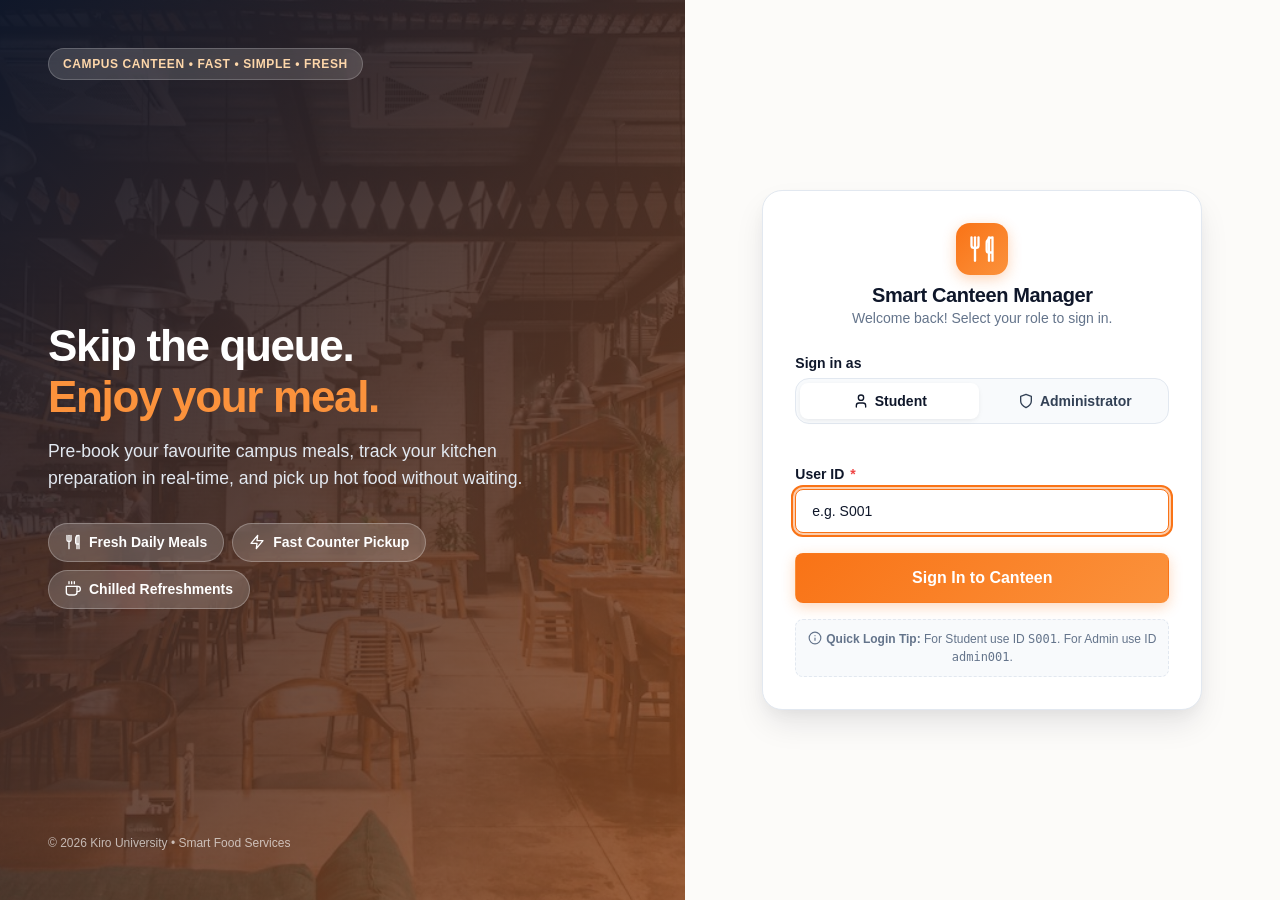
<file: frontend/index.html>
<!DOCTYPE html>
<html lang="en">
<head>
  <meta charset="UTF-8">
  <meta name="viewport" content="width=device-width, initial-scale=1.0">
  <title>Smart Canteen Manager - Login</title>
  <link rel="stylesheet" href="css/main.css">
  <link rel="stylesheet" href="css/components.css">
  <link rel="stylesheet" href="css/responsive.css">
</head>
<body>
  <div class="login-split-container">
    <!-- Left Hero Panel (Visual & Brand) -->
    <div class="login-hero-panel">
      <img src="assets/food/login-hero.jpg" alt="Campus Canteen Food Spread" class="login-hero-bg">
      <div class="login-hero-overlay"></div>

      <div style="position: relative; z-index: 2;">
        <span class="login-hero-badge">Campus Canteen • Fast • Simple • Fresh</span>
      </div>

      <div class="login-hero-content">
        <h1 class="login-hero-title">Skip the queue.<br><span>Enjoy your meal.</span></h1>
        <p class="login-hero-desc">
          Pre-book your favourite campus meals, track your kitchen preparation in real-time, and pick up hot food without waiting.
        </p>

        <div class="floating-badges">
          <div class="floating-pill">
            <svg viewBox="0 0 24 24" width="16" height="16" fill="none" stroke="currentColor" stroke-width="2" stroke-linecap="round" stroke-linejoin="round" aria-hidden="true"><path d="M18 2v20"></path><path d="M21 15V2a5 5 0 0 0-5 5v6c0 1.1.9 2 2 2h3Zm0 0v7"></path><path d="M6 2v20"></path><path d="M3 2v7c0 1.1.9 2 2 2h2a2 2 0 0 0 2-2V2"></path></svg> <span>Fresh Daily Meals</span>
          </div>
          <div class="floating-pill">
            <svg viewBox="0 0 24 24" width="16" height="16" fill="none" stroke="currentColor" stroke-width="2" stroke-linecap="round" stroke-linejoin="round" aria-hidden="true"><polygon points="13 2 3 14 12 14 11 22 21 10 12 10 13 2"></polygon></svg> <span>Fast Counter Pickup</span>
          </div>
          <div class="floating-pill">
            <svg viewBox="0 0 24 24" width="16" height="16" fill="none" stroke="currentColor" stroke-width="2" stroke-linecap="round" stroke-linejoin="round" aria-hidden="true"><path d="M18 8h1a4 4 0 0 1 0 8h-1"></path><path d="M2 8h16v9a4 4 0 0 1-4 4H6a4 4 0 0 1-4-4V8z"></path><line x1="6" y1="1" x2="6" y2="4"></line><line x1="10" y1="1" x2="10" y2="4"></line><line x1="14" y1="1" x2="14" y2="4"></line></svg> <span>Chilled Refreshments</span>
          </div>
        </div>
      </div>

      <div style="position: relative; z-index: 2; font-size: var(--font-size-xs); color: rgba(255, 255, 255, 0.65);">
        &copy; 2026 Kiro University • Smart Food Services
      </div>
    </div>

    <!-- Right Form Panel (Interactive Login) -->
    <div class="login-form-panel">
      <div class="login-card">
        <div class="login-brand-header">
          <div class="login-brand-logo">
            <svg viewBox="0 0 24 24" width="28" height="28" fill="none" stroke="currentColor" stroke-width="2" stroke-linecap="round" stroke-linejoin="round" aria-hidden="true"><path d="M18 2v20"></path><path d="M21 15V2a5 5 0 0 0-5 5v6c0 1.1.9 2 2 2h3Zm0 0v7"></path><path d="M6 2v20"></path><path d="M3 2v7c0 1.1.9 2 2 2h2a2 2 0 0 0 2-2V2"></path></svg>
          </div>
          <h2>Smart Canteen Manager</h2>
          <p>Welcome back! Select your role to sign in.</p>
        </div>

        <form id="loginForm" autocomplete="off">
          <!-- Role Selector -->
          <div class="form-group">
            <label class="form-label">Sign in as</label>
            <div class="role-tabs" id="roleSelector">
              <button type="button" class="role-tab-btn active" data-role="student">
                <svg viewBox="0 0 24 24" width="16" height="16" fill="none" stroke="currentColor" stroke-width="2" stroke-linecap="round" stroke-linejoin="round" aria-hidden="true"><path d="M19 21v-2a4 4 0 0 0-4-4H9a4 4 0 0 0-4 4v2"></path><circle cx="12" cy="7" r="4"></circle></svg>
                <span>Student</span>
              </button>
              <button type="button" class="role-tab-btn" data-role="admin">
                <svg viewBox="0 0 24 24" width="16" height="16" fill="none" stroke="currentColor" stroke-width="2" stroke-linecap="round" stroke-linejoin="round" aria-hidden="true"><path d="M12 22s8-4 8-10V5l-8-3-8 3v7c0 6 8 10 8 10z"></path></svg>
                <span>Administrator</span>
              </button>
            </div>
            <input type="hidden" id="roleInput" value="student">
          </div>

          <!-- User ID Input -->
          <div class="form-group">
            <label for="userIdInput" class="form-label">User ID <span class="required">*</span></label>
            <input 
              type="text" 
              id="userIdInput" 
              class="form-input" 
              placeholder="e.g. S001" 
              required 
              autofocus
            >
            <div class="form-error" id="userIdError"></div>
          </div>

          <!-- Submit Button -->
          <button type="submit" class="btn btn-accent btn-block btn-lg" id="btnLogin">
            <span>Sign In to Canteen</span>
          </button>

          <!-- Quick Tip -->
          <div style="margin-top: var(--spacing-md); padding: 10px; background: var(--surface-alt); border-radius: var(--radius-sm); border: 1px dashed var(--border); font-size: var(--font-size-xs); text-align: center; color: var(--text-muted);" id="demoHint">
            <svg viewBox="0 0 24 24" width="14" height="14" fill="none" stroke="currentColor" stroke-width="2" stroke-linecap="round" stroke-linejoin="round" aria-hidden="true" style="vertical-align: -2px; margin-right: 4px;"><circle cx="12" cy="12" r="10"></circle><line x1="12" y1="16" x2="12" y2="12"></line><line x1="12" y1="8" x2="12.01" y2="8"></line></svg><strong>Quick Login Tip:</strong> For Student use ID <code>S001</code>. For Admin use ID <code>admin001</code>.
          </div>
        </form>
      </div>
    </div>
  </div>

  <div id="toastContainer" class="toast-container"></div>

  <script type="module">
    import AuthService from './js/auth.js';
    import { showToast } from './js/utils.js';

    document.addEventListener('DOMContentLoaded', () => {
      // Check if already authenticated
      AuthService.checkGuest();

      const roleButtons = document.querySelectorAll('.role-tab-btn');
      const roleInput = document.getElementById('roleInput');
      const userIdInput = document.getElementById('userIdInput');
      const userIdError = document.getElementById('userIdError');
      const demoHint = document.getElementById('demoHint');
      const form = document.getElementById('loginForm');
      const btnLogin = document.getElementById('btnLogin');

      const infoIcon = `<svg viewBox="0 0 24 24" width="14" height="14" fill="none" stroke="currentColor" stroke-width="2" stroke-linecap="round" stroke-linejoin="round" aria-hidden="true" style="vertical-align: -2px; margin-right: 4px;"><circle cx="12" cy="12" r="10"></circle><line x1="12" y1="16" x2="12" y2="12"></line><line x1="12" y1="8" x2="12.01" y2="8"></line></svg>`;

      function clearFieldError() {
        userIdError.textContent = '';
        userIdInput.style.borderColor = '';
        userIdInput.removeAttribute('aria-invalid');
      }

      function showFieldError(msg) {
        userIdError.textContent = msg;
        userIdInput.style.borderColor = 'var(--error)';
        userIdInput.setAttribute('aria-invalid', 'true');
        userIdInput.focus();
      }

      // Clear validation error as user types
      userIdInput.addEventListener('input', clearFieldError);

      // Role button toggles
      roleButtons.forEach(btn => {
        btn.addEventListener('click', () => {
          roleButtons.forEach(b => b.classList.remove('active'));
          btn.classList.add('active');
          const selectedRole = btn.dataset.role;
          roleInput.value = selectedRole;
          clearFieldError();

          if (selectedRole === 'admin') {
            userIdInput.placeholder = 'e.g. admin001';
            demoHint.innerHTML = `${infoIcon}<strong>Admin Sign In:</strong> Use Administrator ID <code>admin001</code>`;
          } else {
            userIdInput.placeholder = 'e.g. S001';
            demoHint.innerHTML = `${infoIcon}<strong>Student Sign In:</strong> Use Student ID <code>S001</code>`;
          }
        });
      });

      // Submit form
      form.addEventListener('submit', async (e) => {
        e.preventDefault();
        clearFieldError();

        const userId = userIdInput.value.trim();
        const role = roleInput.value;

        if (!userId) {
          showFieldError('Please enter your User ID');
          showToast('Please enter your User ID', 'warning');
          return;
        }

        if (userId.length < 3) {
          showFieldError('User ID must be at least 3 characters');
          showToast('User ID must be at least 3 characters', 'warning');
          return;
        }

        if (!/^[a-zA-Z0-9_-]+$/.test(userId)) {
          showFieldError('User ID can only contain letters, numbers, hyphens, and underscores');
          showToast('Invalid User ID format', 'warning');
          return;
        }

        btnLogin.disabled = true;
        btnLogin.innerHTML = '<span class="spinner"></span> Signing In...';

        try {
          const success = await AuthService.login(userId, role);
          if (success) {
            showToast('Login successful! Redirecting...', 'success');
            setTimeout(() => {
              if (role === 'admin') {
                window.location.href = 'admin.html';
              } else {
                window.location.href = 'student.html';
              }
            }, 500);
          } else {
            btnLogin.disabled = false;
            btnLogin.innerHTML = 'Sign In to Canteen';
            showFieldError('Unable to sign in. Please verify your ID and role.');
          }
        } catch (err) {
          btnLogin.disabled = false;
          btnLogin.innerHTML = 'Sign In to Canteen';
          const errMsg = err?.message || 'Failed to sign in. Please verify your ID.';
          showFieldError(errMsg);
          showToast(errMsg, 'error');
        }
      });
    });
  </script>
</body>
</html>
</file>
<file: frontend/css/main.css>
/* ==========================================================================
   Smart Canteen Manager - Modern Campus Food Theme
   ========================================================================== */

:root {
  /* Brand & Appetizing Palette */
  --primary: #2563eb;
  --primary-hover: #1d4ed8;
  --primary-light: #eff6ff;
  --primary-border: #bfdbfe;

  --accent: #f97316;          /* Warm food orange */
  --accent-hover: #ea580c;
  --accent-light: #fff7ed;
  --accent-border: #ffedd5;
  --accent-gradient: linear-gradient(135deg, #f97316 0%, #fb923c 100%);
  --brand-gradient: linear-gradient(135deg, #2563eb 0%, #f97316 100%);

  /* Status Colors */
  --success: #10b981;
  --success-light: #ecfdf5;
  --success-border: #a7f3d0;
  --warning: #f59e0b;
  --warning-light: #fffbeb;
  --warning-border: #fde68a;
  --error: #ef4444;
  --error-light: #fef2f2;
  --error-border: #fecaca;
  --info: #0284c7;
  --info-light: #f0f9ff;
  --info-border: #bae6fd;

  /* Surfaces & Canvas */
  --bg-canvas: #fcfbf9;       /* Creamy off-white food background */
  --surface: #ffffff;
  --surface-alt: #f8fafc;
  --surface-hover: #f1f5f9;

  /* Typography Colors */
  --text-primary: #0f172a;    /* Deep navy */
  --text-secondary: #334155;
  --text-muted: #64748b;
  --border: #e2e8f0;
  --border-focus: #f97316;

  /* Spacing */
  --spacing-2xs: 2px;
  --spacing-xs: 4px;
  --spacing-sm: 8px;
  --spacing-md: 16px;
  --spacing-lg: 24px;
  --spacing-xl: 32px;
  --spacing-2xl: 48px;

  /* Typography */
  --font-sans: -apple-system, BlinkMacSystemFont, "Segoe UI", Roboto, "Helvetica Neue", Arial, sans-serif;
  --font-size-xs: 0.75rem;    /* 12px */
  --font-size-sm: 0.875rem;   /* 14px */
  --font-size-base: 1rem;     /* 16px */
  --font-size-lg: 1.125rem;   /* 18px */
  --font-size-xl: 1.25rem;    /* 20px */
  --font-size-2xl: 1.5rem;    /* 24px */
  --font-size-3xl: 2rem;      /* 32px */

  /* Radii */
  --radius-xs: 4px;
  --radius-sm: 8px;
  --radius-md: 14px;
  --radius-lg: 20px;
  --radius-full: 9999px;

  /* Shadows */
  --shadow-xs: 0 1px 2px rgba(15, 23, 42, 0.05);
  --shadow-sm: 0 2px 6px -1px rgba(15, 23, 42, 0.06), 0 1px 4px -1px rgba(15, 23, 42, 0.04);
  --shadow-md: 0 8px 20px -3px rgba(15, 23, 42, 0.08), 0 4px 8px -2px rgba(15, 23, 42, 0.03);
  --shadow-lg: 0 16px 32px -4px rgba(15, 23, 42, 0.1), 0 6px 16px -4px rgba(15, 23, 42, 0.05);

  --transition-fast: 0.15s cubic-bezier(0.4, 0, 0.2, 1);
  --transition: 0.25s cubic-bezier(0.4, 0, 0.2, 1);
}

/* Global Reset */
*, *::before, *::after {
  box-sizing: border-box;
  margin: 0;
  padding: 0;
}

body {
  font-family: var(--font-sans);
  font-size: var(--font-size-base);
  line-height: 1.5;
  color: var(--text-primary);
  background-color: var(--bg-canvas);
  min-height: 100vh;
  display: flex;
  flex-direction: column;
  -webkit-font-smoothing: antialiased;
}

/* Focus styles */
:focus-visible {
  outline: 2px solid var(--accent);
  outline-offset: 2px;
}

button:focus-visible,
a:focus-visible,
input:focus-visible,
select:focus-visible,
textarea:focus-visible,
.btn:focus-visible,
.tab-btn:focus-visible,
.filter-chip:focus-visible,
.role-tab-btn:focus-visible,
.modal-close-btn:focus-visible {
  outline: 2px solid var(--accent) !important;
  outline-offset: 2px !important;
  box-shadow: 0 0 0 3px rgba(249, 115, 22, 0.35) !important;
}

/* Typography */
h1, h2, h3, h4, h5, h6 {
  color: var(--text-primary);
  font-weight: 700;
  line-height: 1.25;
  letter-spacing: -0.02em;
}

h1 { font-size: var(--font-size-3xl); }
h2 { font-size: var(--font-size-2xl); }
h3 { font-size: var(--font-size-xl); }
h4 { font-size: var(--font-size-lg); }

p {
  color: var(--text-secondary);
}

/* Layout Container */
.container {
  width: 100%;
  max-width: 1240px;
  margin: 0 auto;
  padding: 0 var(--spacing-md);
}

/* Application Header */
.app-header {
  background: rgba(255, 255, 255, 0.92);
  backdrop-filter: blur(12px);
  -webkit-backdrop-filter: blur(12px);
  border-bottom: 1px solid var(--border);
  position: sticky;
  top: 0;
  z-index: 50;
  box-shadow: var(--shadow-xs);
  transition: var(--transition);
}

.header-content {
  display: flex;
  align-items: center;
  justify-content: space-between;
  height: 72px;
  gap: var(--spacing-md);
}

.header-brand {
  display: flex;
  align-items: center;
  gap: var(--spacing-sm);
  text-decoration: none;
}

.brand-icon {
  width: 44px;
  height: 44px;
  background: var(--accent-gradient);
  color: white;
  border-radius: var(--radius-md);
  display: flex;
  align-items: center;
  justify-content: center;
  font-size: 1.4rem;
  box-shadow: 0 4px 12px rgba(249, 115, 22, 0.25);
  transition: var(--transition);
}

.brand-icon:hover {
  transform: rotate(5deg) scale(1.05);
}

.brand-info h1 {
  font-size: 1.2rem;
  font-weight: 800;
  color: var(--text-primary);
  line-height: 1.1;
  display: flex;
  align-items: center;
  gap: 6px;
}

.brand-info .campus-tag {
  font-size: var(--font-size-xs);
  color: var(--accent);
  font-weight: 700;
  text-transform: uppercase;
  letter-spacing: 0.05em;
  display: block;
}

.header-actions {
  display: flex;
  align-items: center;
  gap: var(--spacing-md);
}

.user-profile {
  display: flex;
  align-items: center;
  gap: var(--spacing-sm);
  padding: 4px 12px 4px 6px;
  background: var(--surface);
  border: 1px solid var(--border);
  border-radius: var(--radius-full);
  box-shadow: var(--shadow-xs);
}

.user-avatar {
  width: 32px;
  height: 32px;
  border-radius: var(--radius-full);
  background: var(--accent-gradient);
  color: white;
  display: flex;
  align-items: center;
  justify-content: center;
  font-weight: 700;
  font-size: var(--font-size-sm);
}

.user-details {
  display: flex;
  flex-direction: column;
}

.user-name {
  font-size: var(--font-size-sm);
  font-weight: 700;
  color: var(--text-primary);
  line-height: 1.2;
}

.user-role-tag {
  font-size: 0.7rem;
  color: var(--text-muted);
  text-transform: capitalize;
}

/* Tab Navigation */
.tab-nav {
  display: flex;
  gap: var(--spacing-xs);
  margin: var(--spacing-lg) 0 var(--spacing-md);
  padding: 6px;
  background: var(--surface);
  border: 1px solid var(--border);
  border-radius: var(--radius-lg);
  box-shadow: var(--shadow-xs);
  overflow-x: auto;
  white-space: nowrap;
}

.tab-btn {
  background: transparent;
  border: none;
  padding: 10px 20px;
  font-size: var(--font-size-sm);
  font-weight: 600;
  color: var(--text-secondary);
  cursor: pointer;
  border-radius: var(--radius-md);
  display: inline-flex;
  align-items: center;
  gap: var(--spacing-xs);
  transition: var(--transition);
}

.tab-btn:hover {
  color: var(--primary);
  background: var(--primary-light);
}

.tab-btn.active {
  color: #ffffff;
  background: var(--primary);
  box-shadow: 0 4px 10px rgba(37, 99, 235, 0.25);
}

.tab-btn .badge-count {
  margin-left: 2px;
}

/* Tab Content Visibility */
.tab-content {
  display: none;
  animation: tabFadeIn 0.25s ease-out;
}

.tab-content.active {
  display: block;
}

@keyframes tabFadeIn {
  from { opacity: 0; transform: translateY(6px); }
  to { opacity: 1; transform: translateY(0); }
}

/* Section Header */
.section-header {
  display: flex;
  flex-wrap: wrap;
  align-items: center;
  justify-content: space-between;
  gap: var(--spacing-md);
  margin-bottom: var(--spacing-lg);
}

.section-title {
  font-size: var(--font-size-2xl);
  font-weight: 800;
  color: var(--text-primary);
  letter-spacing: -0.02em;
}

.section-subtitle {
  font-size: var(--font-size-sm);
  color: var(--text-muted);
  margin-top: 3px;
}

/* App Main & Footer */
.app-main {
  flex: 1;
  padding-bottom: var(--spacing-2xl);
}

.app-footer {
  margin-top: auto;
  background: var(--surface);
  border-top: 1px solid var(--border);
  padding: var(--spacing-md) 0;
  text-align: center;
  font-size: var(--font-size-xs);
  color: var(--text-muted);
}

/* Utility Classes */
.hidden {
  display: none !important;
}

.sr-only {
  position: absolute;
  width: 1px;
  height: 1px;
  padding: 0;
  margin: -1px;
  overflow: hidden;
  clip: rect(0, 0, 0, 0);
  white-space: nowrap;
  border: 0;
}

/* Reduced Motion Support */
@media (prefers-reduced-motion: reduce) {
  *, *::before, *::after {
    animation-duration: 0.01ms !important;
    animation-iteration-count: 1 !important;
    transition-duration: 0.01ms !important;
    scroll-behavior: auto !important;
  }
}
</file>
<file: frontend/css/components.css>
/* ==========================================================================
   Smart Canteen Manager - Component Styles
   ========================================================================== */

/* --------------------------------------------------------------------------
   Buttons
   -------------------------------------------------------------------------- */
.btn {
  display: inline-flex;
  align-items: center;
  justify-content: center;
  gap: var(--spacing-xs);
  padding: 10px 18px;
  font-family: inherit;
  font-size: var(--font-size-sm);
  font-weight: 700;
  line-height: 1.25;
  border-radius: var(--radius-sm);
  border: 1px solid transparent;
  cursor: pointer;
  transition: var(--transition);
  text-decoration: none;
  min-height: 42px;
}

.btn:disabled {
  opacity: 0.55;
  cursor: not-allowed;
  pointer-events: none;
}

.btn-primary {
  background: var(--primary);
  color: #ffffff;
  box-shadow: 0 4px 12px rgba(37, 99, 235, 0.2);
}

.btn-primary:hover:not(:disabled) {
  background: var(--primary-hover);
  box-shadow: 0 6px 16px rgba(37, 99, 235, 0.3);
  transform: translateY(-1px);
}

.btn-accent {
  background: var(--accent-gradient);
  color: #ffffff;
  box-shadow: 0 4px 14px rgba(249, 115, 22, 0.28);
}

.btn-accent:hover:not(:disabled) {
  background: linear-gradient(135deg, #ea580c 0%, #f97316 100%);
  box-shadow: 0 6px 18px rgba(249, 115, 22, 0.38);
  transform: translateY(-1px);
}

.btn-secondary {
  background: var(--surface);
  color: var(--text-primary);
  border-color: var(--border);
  box-shadow: var(--shadow-xs);
}

.btn-secondary:hover:not(:disabled) {
  background: var(--surface-hover);
  border-color: var(--gray-300);
}

.btn-danger {
  background: var(--error);
  color: #ffffff;
}

.btn-danger:hover:not(:disabled) {
  background: #dc2626;
}

.btn-outline-danger {
  background: transparent;
  color: var(--error);
  border-color: var(--error-border);
}

.btn-outline-danger:hover:not(:disabled) {
  background: var(--error-light);
}

.btn-success {
  background: var(--success);
  color: #ffffff;
}

.btn-success:hover:not(:disabled) {
  background: #059669;
}

.btn-sm {
  padding: 6px 12px;
  font-size: var(--font-size-xs);
  min-height: 34px;
}

.btn-lg {
  padding: 14px 24px;
  font-size: var(--font-size-base);
  min-height: 48px;
}

.btn-block {
  width: 100%;
}

/* --------------------------------------------------------------------------
   Badges
   -------------------------------------------------------------------------- */
.badge {
  display: inline-flex;
  align-items: center;
  gap: var(--spacing-xs);
  padding: 4px 10px;
  border-radius: var(--radius-full);
  font-size: 0.75rem;
  font-weight: 700;
  letter-spacing: 0.01em;
  text-transform: capitalize;
  white-space: nowrap;
}

.badge-dot {
  width: 6px;
  height: 6px;
  border-radius: var(--radius-full);
  display: inline-block;
  background-color: currentColor;
}

.badge-dot.pulse {
  animation: badgePulse 1.5s infinite;
}

@keyframes badgePulse {
  0% { transform: scale(0.95); opacity: 0.8; }
  50% { transform: scale(1.3); opacity: 1; }
  100% { transform: scale(0.95); opacity: 0.8; }
}

.badge-success {
  background: var(--success-light);
  color: #065f46;
  border: 1px solid var(--success-border);
}

.badge-warning {
  background: var(--warning-light);
  color: #92400e;
  border: 1px solid var(--warning-border);
}

.badge-error {
  background: var(--error-light);
  color: #991b1b;
  border: 1px solid var(--error-border);
}

.badge-info {
  background: var(--info-light);
  color: #0369a1;
  border: 1px solid var(--info-border);
}

.badge-neutral {
  background: var(--surface-muted);
  color: var(--text-secondary);
  border: 1px solid var(--border);
}

.badge-count {
  background: var(--accent);
  color: #ffffff;
  padding: 2px 7px;
  font-size: 0.72rem;
  font-weight: 800;
  border-radius: var(--radius-full);
}

/* --------------------------------------------------------------------------
   Split-Screen Login Experience
   -------------------------------------------------------------------------- */
.login-split-container {
  min-height: 100vh;
  display: grid;
  grid-template-columns: 1.15fr 1fr;
  background: var(--surface);
}

.login-hero-panel {
  position: relative;
  background: #0f172a;
  overflow: hidden;
  display: flex;
  flex-direction: column;
  justify-content: space-between;
  padding: var(--spacing-2xl);
  color: #ffffff;
}

.login-hero-bg {
  position: absolute;
  top: 0;
  left: 0;
  width: 100%;
  height: 100%;
  object-fit: cover;
  opacity: 0.35;
  filter: saturate(1.2);
  transform: scale(1.03);
  transition: transform 10s ease;
}

.login-hero-overlay {
  position: absolute;
  top: 0;
  left: 0;
  width: 100%;
  height: 100%;
  background: linear-gradient(135deg, rgba(15, 23, 42, 0.9) 0%, rgba(249, 115, 22, 0.45) 100%);
  z-index: 1;
}

.login-hero-content {
  position: relative;
  z-index: 2;
  max-width: 540px;
  margin: auto 0;
}

.login-hero-badge {
  display: inline-flex;
  align-items: center;
  gap: 8px;
  background: rgba(255, 255, 255, 0.15);
  backdrop-filter: blur(8px);
  padding: 6px 14px;
  border-radius: var(--radius-full);
  font-size: var(--font-size-xs);
  font-weight: 700;
  letter-spacing: 0.05em;
  text-transform: uppercase;
  color: #fed7aa;
  border: 1px solid rgba(255, 255, 255, 0.2);
  margin-bottom: var(--spacing-md);
}

.login-hero-title {
  font-size: 2.75rem;
  font-weight: 800;
  line-height: 1.15;
  color: #ffffff;
  margin-bottom: var(--spacing-md);
  letter-spacing: -0.03em;
}

.login-hero-title span {
  color: #fb923c;
}

.login-hero-desc {
  font-size: 1.1rem;
  color: #e2e8f0;
  line-height: 1.5;
  margin-bottom: var(--spacing-xl);
}

/* Floating Food Badges */
.floating-badges {
  display: flex;
  flex-wrap: wrap;
  gap: var(--spacing-sm);
  margin-top: var(--spacing-lg);
}

.floating-pill {
  display: inline-flex;
  align-items: center;
  gap: 8px;
  background: rgba(255, 255, 255, 0.18);
  backdrop-filter: blur(10px);
  border: 1px solid rgba(255, 255, 255, 0.25);
  border-radius: var(--radius-full);
  padding: 8px 16px;
  font-size: var(--font-size-sm);
  font-weight: 600;
  color: #ffffff;
  animation: floatBadge 4s ease-in-out infinite alternate;
}

.floating-pill:nth-child(2) { animation-delay: 1.2s; }
.floating-pill:nth-child(3) { animation-delay: 2.4s; }

@keyframes floatBadge {
  0% { transform: translateY(0px); }
  100% { transform: translateY(-8px); }
}

.login-form-panel {
  display: flex;
  flex-direction: column;
  justify-content: center;
  align-items: center;
  padding: var(--spacing-2xl);
  background: var(--bg-canvas);
}

.login-card {
  width: 100%;
  max-width: 440px;
  background: var(--surface);
  border: 1px solid var(--border);
  border-radius: var(--radius-lg);
  padding: var(--spacing-xl);
  box-shadow: var(--shadow-lg);
  animation: cardEnter 0.3s ease-out;
}

@keyframes cardEnter {
  from { opacity: 0; transform: translateY(12px); }
  to { opacity: 1; transform: translateY(0); }
}

.login-brand-header {
  text-align: center;
  margin-bottom: var(--spacing-lg);
}

.login-brand-logo {
  width: 52px;
  height: 52px;
  background: var(--accent-gradient);
  border-radius: var(--radius-md);
  color: white;
  font-size: 1.8rem;
  display: inline-flex;
  align-items: center;
  justify-content: center;
  margin-bottom: var(--spacing-sm);
  box-shadow: 0 4px 14px rgba(249, 115, 22, 0.3);
}

.login-brand-header h2 {
  font-size: var(--font-size-xl);
  font-weight: 800;
  color: var(--text-primary);
}

.login-brand-header p {
  font-size: var(--font-size-sm);
  color: var(--text-muted);
}

/* Role Selector Tabs */
.role-tabs {
  display: grid;
  grid-template-columns: 1fr 1fr;
  gap: 6px;
  padding: 4px;
  background: var(--surface-alt);
  border: 1px solid var(--border);
  border-radius: var(--radius-md);
  margin-bottom: var(--spacing-lg);
}

.role-tab-btn {
  padding: 10px 14px;
  background: transparent;
  border: none;
  border-radius: var(--radius-sm);
  font-size: var(--font-size-sm);
  font-weight: 700;
  color: var(--text-secondary);
  cursor: pointer;
  display: flex;
  align-items: center;
  justify-content: center;
  gap: 6px;
  transition: var(--transition);
}

.role-tab-btn.active {
  background: var(--surface);
  color: var(--text-primary);
  box-shadow: var(--shadow-sm);
}

/* --------------------------------------------------------------------------
   Forms & Inputs
   -------------------------------------------------------------------------- */
.form-group {
  margin-bottom: var(--spacing-md);
  display: flex;
  flex-direction: column;
}

.form-label {
  font-size: var(--font-size-sm);
  font-weight: 700;
  color: var(--text-primary);
  margin-bottom: var(--spacing-xs);
}

.form-label .required {
  color: var(--error);
  margin-left: 2px;
}

.form-input,
.form-select,
.form-textarea {
  width: 100%;
  padding: 12px 16px;
  font-family: inherit;
  font-size: var(--font-size-sm);
  color: var(--text-primary);
  background-color: var(--surface);
  border: 1px solid var(--border);
  border-radius: var(--radius-sm);
  transition: var(--transition);
  min-height: 44px;
}

.form-input:focus,
.form-select:focus,
.form-textarea:focus {
  outline: none;
  border-color: var(--accent);
  box-shadow: 0 0 0 3px rgba(249, 115, 22, 0.15);
}

.form-input::placeholder,
.form-textarea::placeholder {
  color: var(--gray-400);
}

.form-textarea {
  resize: vertical;
  min-height: 85px;
}

.form-error {
  font-size: var(--font-size-xs);
  color: var(--error);
  margin-top: var(--spacing-xs);
}

.form-row {
  display: grid;
  grid-template-columns: repeat(auto-fit, minmax(180px, 1fr));
  gap: var(--spacing-md);
}

/* --------------------------------------------------------------------------
   Search & Category Filter Chips
   -------------------------------------------------------------------------- */
.menu-header-bar {
  margin-bottom: var(--spacing-xl);
}

.student-greeting-box {
  margin-bottom: var(--spacing-lg);
}

.student-greeting-title {
  font-size: 1.85rem;
  font-weight: 800;
  color: var(--text-primary);
  letter-spacing: -0.02em;
}

.student-greeting-sub {
  font-size: var(--font-size-base);
  color: var(--text-muted);
  margin-top: 4px;
}

.filter-bar {
  display: flex;
  flex-direction: column;
  gap: var(--spacing-md);
  margin-bottom: var(--spacing-xl);
}

.search-box {
  position: relative;
  width: 100%;
  max-width: 600px;
}

.search-box .search-icon {
  position: absolute;
  left: 16px;
  top: 50%;
  transform: translateY(-50%);
  color: var(--gray-400);
  pointer-events: none;
  font-size: 1.1rem;
}

.search-box .form-input {
  padding-left: 44px;
  padding-right: 42px;
  border-radius: var(--radius-full);
  box-shadow: var(--shadow-xs);
  min-height: 48px;
  font-size: var(--font-size-base);
}

.search-box .search-clear-btn {
  position: absolute;
  right: 14px;
  top: 50%;
  transform: translateY(-50%);
  background: none;
  border: none;
  padding: 6px;
  cursor: pointer;
  color: var(--text-muted);
  display: flex;
  align-items: center;
  justify-content: center;
  border-radius: var(--radius-full);
  transition: all var(--transition-fast);
}

.search-box .search-clear-btn:hover {
  color: var(--text-primary);
  background: var(--surface-hover);
}

.filter-chips {
  display: flex;
  gap: var(--spacing-sm);
  overflow-x: auto;
  white-space: nowrap;
  padding-bottom: 4px;
}

.filter-chip {
  background: var(--surface);
  border: 1px solid var(--border);
  padding: 8px 18px;
  border-radius: var(--radius-full);
  font-size: var(--font-size-sm);
  font-weight: 700;
  color: var(--text-secondary);
  cursor: pointer;
  transition: var(--transition);
  box-shadow: var(--shadow-xs);
  display: inline-flex;
  align-items: center;
  gap: 6px;
}

.filter-chip:hover {
  background: var(--surface-hover);
  border-color: var(--gray-300);
  transform: translateY(-1px);
}

.filter-chip.active {
  background: var(--accent-gradient);
  border-color: transparent;
  color: #ffffff;
  box-shadow: 0 4px 12px rgba(249, 115, 22, 0.3);
}

/* --------------------------------------------------------------------------
   Featured / Popular Section
   -------------------------------------------------------------------------- */
.featured-section {
  margin-bottom: var(--spacing-2xl);
}

.featured-header {
  display: flex;
  align-items: center;
  justify-content: space-between;
  margin-bottom: var(--spacing-md);
}

.featured-header h3 {
  font-size: 1.35rem;
  font-weight: 800;
  display: flex;
  align-items: center;
  gap: 6px;
}

/* --------------------------------------------------------------------------
   Redesigned Food Cards
   -------------------------------------------------------------------------- */
.food-grid {
  display: grid;
  grid-template-columns: repeat(auto-fill, minmax(280px, 1fr));
  gap: var(--spacing-lg);
}

.food-card {
  background: var(--surface);
  border: 1px solid var(--border);
  border-radius: var(--radius-md);
  overflow: hidden;
  box-shadow: var(--shadow-sm);
  display: flex;
  flex-direction: column;
  transition: var(--transition);
  position: relative;
}

.food-card:hover {
  transform: translateY(-4px);
  box-shadow: var(--shadow-md);
  border-color: rgba(249, 115, 22, 0.3);
}

.food-card.unavailable {
  opacity: 0.65;
}

.food-card-media {
  position: relative;
  width: 100%;
  height: 185px;
  overflow: hidden;
  background: var(--surface-muted);
}

.food-card-img {
  width: 100%;
  height: 100%;
  object-fit: cover;
  transition: transform 0.4s ease;
}

.food-card:hover .food-card-img {
  transform: scale(1.06);
}

.food-card-category-pill {
  position: absolute;
  top: 12px;
  left: 12px;
  background: rgba(15, 23, 42, 0.75);
  backdrop-filter: blur(6px);
  color: #ffffff;
  padding: 4px 10px;
  border-radius: var(--radius-full);
  font-size: 0.72rem;
  font-weight: 700;
  letter-spacing: 0.03em;
}

.food-card-stock-pill {
  position: absolute;
  top: 12px;
  right: 12px;
}

.food-card-body {
  padding: var(--spacing-md);
  flex: 1;
  display: flex;
  flex-direction: column;
}

.food-card-title-row {
  display: flex;
  align-items: baseline;
  justify-content: space-between;
  gap: var(--spacing-sm);
  margin-bottom: 6px;
}

.food-card-title {
  font-size: 1.08rem;
  font-weight: 800;
  color: var(--text-primary);
  line-height: 1.25;
}

.food-card-price {
  font-size: 1.15rem;
  font-weight: 800;
  color: var(--accent);
  white-space: nowrap;
}

.food-card-desc {
  font-size: var(--font-size-sm);
  color: var(--text-secondary);
  line-height: 1.45;
  margin-bottom: var(--spacing-md);
  flex: 1;
  display: -webkit-box;
  -webkit-line-clamp: 2;
  -webkit-box-orient: vertical;
  overflow: hidden;
}

.food-card-footer {
  padding-top: var(--spacing-sm);
  border-top: 1px solid var(--border);
  display: flex;
  align-items: center;
  justify-content: space-between;
  gap: var(--spacing-sm);
}

/* Quantity Stepper */
.qty-selector {
  display: inline-flex;
  align-items: center;
  border: 1px solid var(--border);
  border-radius: var(--radius-full);
  background: var(--surface);
  overflow: hidden;
  box-shadow: var(--shadow-xs);
}

.qty-btn {
  background: transparent;
  border: none;
  width: 34px;
  height: 34px;
  display: flex;
  align-items: center;
  justify-content: center;
  font-size: 1rem;
  font-weight: 800;
  color: var(--text-primary);
  cursor: pointer;
  transition: var(--transition-fast);
}

.qty-btn:hover:not(:disabled) {
  background: var(--surface-hover);
  color: var(--accent);
}

.qty-btn:disabled {
  opacity: 0.3;
  cursor: not-allowed;
}

.qty-input {
  width: 36px;
  height: 34px;
  text-align: center;
  border: none;
  font-size: var(--font-size-sm);
  font-weight: 800;
  color: var(--text-primary);
  background: transparent;
  -moz-appearance: textfield;
}

.qty-input::-webkit-outer-spin-button,
.qty-input::-webkit-inner-spin-button {
  -webkit-appearance: none;
  margin: 0;
}

/* --------------------------------------------------------------------------
   Cart Layout & Item Row
   -------------------------------------------------------------------------- */
.cart-layout {
  display: grid;
  grid-template-columns: 1.8fr 1.1fr;
  gap: var(--spacing-xl);
  align-items: start;
}

.cart-card {
  background: var(--surface);
  border: 1px solid var(--border);
  border-radius: var(--radius-md);
  box-shadow: var(--shadow-sm);
  overflow: hidden;
}

.cart-item {
  display: flex;
  align-items: center;
  justify-content: space-between;
  padding: var(--spacing-md);
  border-bottom: 1px solid var(--border);
  gap: var(--spacing-md);
  transition: var(--transition-fast);
}

.cart-item:last-child {
  border-bottom: none;
}

.cart-item:hover {
  background: var(--surface-alt);
}

.cart-item-media {
  width: 64px;
  height: 64px;
  border-radius: var(--radius-sm);
  overflow: hidden;
  flex-shrink: 0;
  background: var(--surface-muted);
}

.cart-item-img {
  width: 100%;
  height: 100%;
  object-fit: cover;
}

.cart-item-info {
  flex: 1;
}

.cart-item-name {
  font-weight: 700;
  color: var(--text-primary);
  font-size: var(--font-size-base);
}

.cart-item-unit-price {
  font-size: var(--font-size-xs);
  color: var(--text-muted);
  margin-top: 2px;
}

.cart-item-total {
  font-weight: 800;
  font-size: 1.05rem;
  color: var(--accent);
  min-width: 80px;
  text-align: right;
}

.cart-summary {
  background: var(--surface);
  border: 1px solid var(--border);
  border-radius: var(--radius-md);
  padding: var(--spacing-lg);
  box-shadow: var(--shadow-sm);
  position: sticky;
  top: 96px;
}

.summary-title {
  font-size: 1.25rem;
  font-weight: 800;
  margin-bottom: var(--spacing-md);
  border-bottom: 1px solid var(--border);
  padding-bottom: var(--spacing-sm);
}

.summary-row {
  display: flex;
  justify-content: space-between;
  align-items: center;
  margin-bottom: var(--spacing-sm);
  font-size: var(--font-size-sm);
  color: var(--text-secondary);
}

.summary-row.total {
  font-size: 1.35rem;
  font-weight: 800;
  color: var(--text-primary);
  border-top: 2px dashed var(--border);
  padding-top: var(--spacing-md);
  margin-top: var(--spacing-md);
  margin-bottom: var(--spacing-lg);
}

.summary-reassurance {
  margin-top: var(--spacing-md);
  font-size: var(--font-size-xs);
  color: var(--text-muted);
  text-align: center;
  display: flex;
  align-items: center;
  justify-content: center;
  gap: 6px;
}

/* --------------------------------------------------------------------------
   Order Progress Timeline
   -------------------------------------------------------------------------- */
.order-timeline {
  display: flex;
  align-items: center;
  justify-content: space-between;
  padding: var(--spacing-lg) var(--spacing-md);
  margin-bottom: var(--spacing-md);
  background: var(--surface-alt);
  border-radius: var(--radius-md);
  border: 1px solid var(--border);
}

.timeline-step {
  display: flex;
  flex-direction: column;
  align-items: center;
  text-align: center;
  gap: 6px;
  z-index: 2;
  position: relative;
}

.timeline-marker {
  width: 40px;
  height: 40px;
  border-radius: var(--radius-full);
  display: flex;
  align-items: center;
  justify-content: center;
  font-size: 1.1rem;
  font-weight: 800;
  transition: var(--transition);
}

.timeline-step.done .timeline-marker {
  background: var(--success);
  color: white;
  box-shadow: 0 4px 10px rgba(16, 185, 129, 0.3);
}

.timeline-step.active .timeline-marker {
  background: var(--accent);
  color: white;
  box-shadow: 0 0 0 5px rgba(249, 115, 22, 0.25);
  animation: activeStepPulse 2s infinite;
}

@keyframes activeStepPulse {
  0% { box-shadow: 0 0 0 0 rgba(249, 115, 22, 0.4); }
  70% { box-shadow: 0 0 0 8px rgba(249, 115, 22, 0); }
  100% { box-shadow: 0 0 0 0 rgba(249, 115, 22, 0); }
}

.timeline-step.future .timeline-marker {
  background: var(--gray-200);
  color: var(--gray-500);
}

.timeline-label {
  font-size: 0.78rem;
  font-weight: 700;
  color: var(--text-muted);
}

.timeline-step.active .timeline-label {
  color: var(--accent);
}

.timeline-step.done .timeline-label {
  color: var(--text-primary);
}

.timeline-connector {
  flex: 1;
  height: 3px;
  background: var(--gray-200);
  margin: 0 var(--spacing-xs);
  margin-top: -18px;
  z-index: 1;
}

.order-cancelled-banner {
  display: flex;
  align-items: center;
  gap: var(--spacing-md);
  padding: var(--spacing-md);
  background: var(--error-light);
  border: 1px solid var(--error-border);
  border-radius: var(--radius-md);
  color: #991b1b;
  margin-bottom: var(--spacing-md);
}

.order-cancelled-banner .cancel-icon {
  font-size: 1.5rem;
  font-weight: 800;
}

/* --------------------------------------------------------------------------
   Orders Card & Table
   -------------------------------------------------------------------------- */
.orders-list {
  display: flex;
  flex-direction: column;
  gap: var(--spacing-md);
}

.order-card {
  background: var(--surface);
  border: 1px solid var(--border);
  border-radius: var(--radius-md);
  box-shadow: var(--shadow-sm);
  overflow: hidden;
  transition: var(--transition);
}

.order-card:hover {
  box-shadow: var(--shadow-md);
  border-color: var(--gray-300);
}

.order-header {
  padding: var(--spacing-md);
  background: var(--surface-alt);
  border-bottom: 1px solid var(--border);
  display: flex;
  flex-wrap: wrap;
  align-items: center;
  justify-content: space-between;
  gap: var(--spacing-sm);
}

.order-meta {
  display: flex;
  align-items: center;
  gap: var(--spacing-md);
}

.order-id {
  font-weight: 800;
  font-size: 1.05rem;
  color: var(--text-primary);
}

.order-date {
  font-size: var(--font-size-xs);
  color: var(--text-muted);
}

.order-body {
  padding: var(--spacing-md);
}

.order-items-table {
  width: 100%;
  border-collapse: collapse;
}

.order-items-table th,
.order-items-table td {
  padding: 8px 12px;
  font-size: var(--font-size-sm);
  text-align: left;
}

.order-items-table th {
  color: var(--text-muted);
  font-weight: 700;
  border-bottom: 1px solid var(--border);
}

.order-items-table td.numeric {
  text-align: right;
}

.order-footer {
  padding: var(--spacing-md);
  border-top: 1px solid var(--border);
  background: var(--surface);
  display: flex;
  align-items: center;
  justify-content: space-between;
}

.order-total-amount {
  font-size: var(--font-size-lg);
  font-weight: 800;
  color: var(--accent);
}

/* --------------------------------------------------------------------------
   Admin Metric Cards
   -------------------------------------------------------------------------- */
.stats-grid {
  display: grid;
  grid-template-columns: repeat(auto-fit, minmax(230px, 1fr));
  gap: var(--spacing-md);
  margin-bottom: var(--spacing-xl);
}

.stat-card {
  background: var(--surface);
  border: 1px solid var(--border);
  border-radius: var(--radius-md);
  padding: var(--spacing-lg);
  box-shadow: var(--shadow-sm);
  display: flex;
  align-items: flex-start;
  justify-content: space-between;
  gap: var(--spacing-md);
  transition: var(--transition);
  position: relative;
  overflow: hidden;
}

.stat-card::before {
  content: "";
  position: absolute;
  top: 0;
  left: 0;
  right: 0;
  height: 4px;
  background: var(--gray-200);
}

.stat-card.green::before { background: var(--success); }
.stat-card.blue::before { background: var(--primary); }
.stat-card.amber::before { background: var(--warning); }
.stat-card.red::before { background: var(--error); }

.stat-card:hover {
  transform: translateY(-2px);
  box-shadow: var(--shadow-md);
}

.stat-info h3 {
  font-size: 0.75rem;
  font-weight: 700;
  text-transform: uppercase;
  letter-spacing: 0.06em;
  color: var(--text-muted);
  margin-bottom: 4px;
}

.stat-value {
  font-size: 2rem;
  font-weight: 800;
  color: var(--text-primary);
  line-height: 1.1;
  margin-bottom: 4px;
}

.stat-subtext {
  font-size: var(--font-size-xs);
  color: var(--text-secondary);
}

.stat-icon {
  width: 48px;
  height: 48px;
  border-radius: var(--radius-md);
  display: flex;
  align-items: center;
  justify-content: center;
  font-size: 1.4rem;
  flex-shrink: 0;
}

.stat-icon.green { background: var(--success-light); color: var(--success); }
.stat-icon.blue { background: var(--primary-light); color: var(--primary); }
.stat-icon.amber { background: var(--warning-light); color: var(--warning); }
.stat-icon.red { background: var(--error-light); color: var(--error); }

/* --------------------------------------------------------------------------
   Data Tables & Inventory Bars
   -------------------------------------------------------------------------- */
.table-card {
  background: var(--surface);
  border: 1px solid var(--border);
  border-radius: var(--radius-md);
  box-shadow: var(--shadow-sm);
  overflow: hidden;
  margin-bottom: var(--spacing-xl);
}

.table-responsive {
  width: 100%;
  overflow-x: auto;
}

.data-table {
  width: 100%;
  border-collapse: collapse;
  text-align: left;
}

.data-table th,
.data-table td {
  padding: 12px 16px;
  font-size: var(--font-size-sm);
  border-bottom: 1px solid var(--border);
  vertical-align: middle;
}

.data-table th {
  background: var(--surface-alt);
  font-weight: 700;
  color: var(--text-secondary);
  white-space: nowrap;
}

.data-table tbody tr:hover {
  background: var(--surface-hover);
}

.table-thumb {
  width: 44px;
  height: 44px;
  border-radius: var(--radius-sm);
  object-fit: cover;
}

/* Stock Progress Bar */
.stock-bar-wrapper {
  display: flex;
  flex-direction: column;
  gap: 4px;
  min-width: 120px;
}

.stock-bar {
  width: 100%;
  height: 8px;
  background: var(--gray-200);
  border-radius: var(--radius-full);
  overflow: hidden;
}

.stock-bar-fill {
  height: 100%;
  border-radius: var(--radius-full);
  transition: width 0.3s ease;
}

.stock-bar-fill.healthy { background: var(--success); }
.stock-bar-fill.low { background: var(--warning); }
.stock-bar-fill.out { background: var(--error); }

.stock-bar-text {
  font-size: var(--font-size-xs);
  font-weight: 700;
  display: flex;
  justify-content: space-between;
}

.row-out-of-stock {
  background-color: rgba(239, 68, 68, 0.06) !important;
}

.row-out-of-stock td:first-child {
  border-left: 4px solid var(--error) !important;
}

.row-low-stock {
  background-color: rgba(245, 158, 11, 0.06) !important;
}

.row-low-stock td:first-child {
  border-left: 4px solid var(--warning) !important;
}

/* --------------------------------------------------------------------------
   Modals & Dialogs
   -------------------------------------------------------------------------- */
.modal-backdrop {
  position: fixed;
  top: 0;
  left: 0;
  right: 0;
  bottom: 0;
  background: rgba(15, 23, 42, 0.55);
  backdrop-filter: blur(4px);
  -webkit-backdrop-filter: blur(4px);
  display: flex;
  align-items: center;
  justify-content: center;
  z-index: 100;
  padding: var(--spacing-md);
  opacity: 1;
  transition: opacity 0.2s ease;
}

.modal-backdrop.hidden {
  display: none !important;
  opacity: 0;
  pointer-events: none;
}

.modal-dialog {
  background: var(--surface);
  border-radius: var(--radius-lg);
  box-shadow: var(--shadow-lg);
  max-width: 520px;
  width: 100%;
  overflow: hidden;
  animation: modalScale 0.2s ease-out;
}

@keyframes modalScale {
  from { opacity: 0; transform: scale(0.96); }
  to { opacity: 1; transform: scale(1); }
}

.modal-header {
  padding: var(--spacing-md) var(--spacing-lg);
  border-bottom: 1px solid var(--border);
  display: flex;
  align-items: center;
  justify-content: space-between;
  background: var(--surface-alt);
}

.modal-title {
  font-size: 1.15rem;
  font-weight: 800;
}

.modal-close-btn {
  background: none;
  border: none;
  font-size: 1.5rem;
  line-height: 1;
  color: var(--gray-400);
  cursor: pointer;
  padding: 4px;
  border-radius: var(--radius-sm);
  transition: var(--transition-fast);
}

.modal-close-btn:hover {
  color: var(--text-primary);
  background: var(--gray-200);
}

.modal-body {
  padding: var(--spacing-lg);
  max-height: calc(85vh - 140px);
  overflow-y: auto;
}

.modal-footer {
  padding: var(--spacing-md) var(--spacing-lg);
  border-top: 1px solid var(--border);
  background: var(--surface-alt);
  display: flex;
  justify-content: flex-end;
  gap: var(--spacing-sm);
}

/* --------------------------------------------------------------------------
   Toasts & Alerts
   -------------------------------------------------------------------------- */
.toast-container {
  position: fixed;
  bottom: 24px;
  right: 24px;
  z-index: 150;
  display: flex;
  flex-direction: column;
  gap: var(--spacing-sm);
  pointer-events: none;
}

.toast {
  pointer-events: auto;
  min-width: 280px;
  max-width: 400px;
  padding: 12px 18px;
  border-radius: var(--radius-md);
  box-shadow: var(--shadow-lg);
  font-size: var(--font-size-sm);
  font-weight: 600;
  display: flex;
  align-items: center;
  gap: 10px;
  color: #ffffff;
  animation: slideIn 0.25s ease-out;
  transition: opacity 0.2s ease, transform 0.2s ease;
}

@keyframes slideIn {
  from { transform: translateX(100%); opacity: 0; }
  to { transform: translateX(0); opacity: 1; }
}

.toast-success { background-color: #065f46; border: 1px solid #10b981; }
.toast-error { background-color: #991b1b; border: 1px solid #ef4444; }
.toast-warning { background-color: #92400e; border: 1px solid #f59e0b; }
.toast-info { background-color: #0369a1; border: 1px solid #0284c7; }

.alert {
  padding: 12px 16px;
  border-radius: var(--radius-sm);
  display: flex;
  align-items: flex-start;
  gap: var(--spacing-sm);
  font-size: var(--font-size-sm);
  margin-bottom: var(--spacing-md);
}

.alert-error {
  background-color: var(--error-light);
  color: #991b1b;
  border: 1px solid var(--error-border);
}

.alert-success {
  background-color: var(--success-light);
  color: #065f46;
  border: 1px solid var(--success-border);
}

.alert-info {
  background-color: var(--info-light);
  color: #0369a1;
  border: 1px solid var(--info-border);
}

.alert-warning {
  background-color: var(--warning-light);
  color: #92400e;
  border: 1px solid var(--warning-border);
}

/* --------------------------------------------------------------------------
   Empty & Shimmer Loading States
   -------------------------------------------------------------------------- */
.empty-state {
  text-align: center;
  padding: var(--spacing-2xl) var(--spacing-md);
  background: var(--surface);
  border: 1px dashed var(--border);
  border-radius: var(--radius-md);
  margin: var(--spacing-md) 0;
}

.empty-state-icon {
  font-size: 3.2rem;
  margin-bottom: var(--spacing-sm);
  display: inline-block;
  animation: floatBadge 3s ease-in-out infinite alternate;
}

.empty-state-title {
  font-size: var(--font-size-lg);
  font-weight: 800;
  color: var(--text-primary);
  margin-bottom: var(--spacing-xs);
}

.empty-state-desc {
  font-size: var(--font-size-sm);
  color: var(--text-muted);
  max-width: 380px;
  margin: 0 auto;
}

.spinner {
  width: 18px;
  height: 18px;
  border: 2px solid rgba(255, 255, 255, 0.3);
  border-top-color: currentColor;
  border-radius: 50%;
  animation: spin 0.6s linear infinite;
  display: inline-block;
}

@keyframes spin {
  to { transform: rotate(360deg); }
}

.btn.loading {
  cursor: wait !important;
  opacity: 0.75;
  pointer-events: none;
}

.btn.loading svg {
  animation: spin 0.6s linear infinite;
}

.loading-block {
  display: flex;
  flex-direction: column;
  align-items: center;
  justify-content: center;
  gap: var(--spacing-sm);
  padding: var(--spacing-2xl);
  color: var(--text-muted);
  font-weight: 600;
}

/* Shimmer Skeleton */
.skeleton-card {
  background: var(--surface);
  border: 1px solid var(--border);
  border-radius: var(--radius-md);
  overflow: hidden;
}

.skeleton-img {
  width: 100%;
  height: 185px;
  background: linear-gradient(90deg, #f1f5f9 25%, #e2e8f0 50%, #f1f5f9 75%);
  background-size: 200% 100%;
  animation: shimmer 1.5s infinite;
}

.skeleton-text {
  height: 14px;
  border-radius: 4px;
  background: linear-gradient(90deg, #f1f5f9 25%, #e2e8f0 50%, #f1f5f9 75%);
  background-size: 200% 100%;
  animation: shimmer 1.5s infinite;
  margin-bottom: 8px;
}

@keyframes shimmer {
  0% { background-position: -200% 0; }
  100% { background-position: 200% 0; }
}

/* --------------------------------------------------------------------------
   Sound Notification Toggle Button
   -------------------------------------------------------------------------- */
.sound-toggle-btn {
  display: inline-flex;
  align-items: center;
  gap: 6px;
  padding: 6px 12px;
  font-size: var(--font-size-xs);
  font-weight: 700;
  border-radius: var(--radius-sm);
  transition: var(--transition);
  min-height: 34px;
}

.sound-toggle-btn .sound-svg {
  flex-shrink: 0;
  transition: transform 0.2s ease;
}

.sound-toggle-btn:hover .sound-svg {
  transform: scale(1.12);
}

.sound-toggle-btn.sound-muted {
  color: var(--text-muted);
  border-color: var(--border);
  background: var(--surface-alt);
}

/* --------------------------------------------------------------------------
   Ready for Pickup Visual Notification Banner
   -------------------------------------------------------------------------- */
.order-ready-container {
  position: fixed;
  top: 24px;
  right: 24px;
  z-index: 160;
  display: flex;
  flex-direction: column;
  gap: var(--spacing-sm);
  pointer-events: none;
}

.order-ready-toast {
  pointer-events: auto;
  width: 380px;
  max-width: calc(100vw - 32px);
  background: var(--surface);
  border: 1px solid var(--success-border);
  border-left: 5px solid var(--success);
  border-radius: var(--radius-md);
  box-shadow: 0 14px 28px -4px rgba(16, 185, 129, 0.28), 0 8px 12px -4px rgba(0, 0, 0, 0.08);
  padding: 14px 16px;
  display: flex;
  gap: 12px;
  align-items: flex-start;
  animation: slideInRight 0.3s ease-out;
  transition: opacity 0.25s ease, transform 0.25s ease;
}

.order-ready-toast.dismissing {
  opacity: 0;
  transform: translateX(30px);
}

@keyframes slideInRight {
  from { transform: translateX(100%); opacity: 0; }
  to { transform: translateX(0); opacity: 1; }
}

.order-ready-toast-icon {
  width: 38px;
  height: 38px;
  border-radius: var(--radius-full);
  background: var(--success-light);
  color: var(--success);
  display: flex;
  align-items: center;
  justify-content: center;
  flex-shrink: 0;
}

.order-ready-toast-content {
  flex: 1;
}

.order-ready-toast-title {
  font-size: 0.8rem;
  font-weight: 800;
  color: #065f46;
  letter-spacing: 0.06em;
  text-transform: uppercase;
}

.order-ready-toast-desc {
  font-size: var(--font-size-sm);
  color: var(--text-primary);
  font-weight: 600;
  margin-top: 3px;
  line-height: 1.4;
}

.order-ready-toast-actions {
  margin-top: 10px;
}

.order-ready-toast-close {
  background: transparent;
  border: none;
  color: var(--gray-400);
  cursor: pointer;
  padding: 4px;
  border-radius: var(--radius-xs);
  display: flex;
  align-items: center;
  justify-content: center;
  transition: var(--transition-fast);
  flex-shrink: 0;
}

.order-ready-toast-close:hover {
  color: var(--text-primary);
  background: var(--surface-hover);
}

/* --------------------------------------------------------------------------
   Ready for Pickup Order Card Highlight
   -------------------------------------------------------------------------- */
.order-card.order-ready-highlight {
  border: 2px solid var(--success);
  box-shadow: 0 4px 18px rgba(16, 185, 129, 0.16);
}

.order-header-ready {
  background: var(--success-light) !important;
  border-bottom-color: var(--success-border) !important;
}

.ready-pickup-banner {
  background: #ecfdf5;
  border-bottom: 1px solid var(--success-border);
  padding: 12px 18px;
  display: flex;
  align-items: center;
  gap: 12px;
}

.ready-pickup-icon {
  color: var(--success);
  display: flex;
  align-items: center;
  justify-content: center;
  flex-shrink: 0;
}

.ready-pickup-text {
  display: flex;
  flex-direction: column;
  gap: 2px;
}

.ready-pickup-text strong {
  color: #065f46;
  font-size: 0.85rem;
  letter-spacing: 0.04em;
}

.ready-pickup-text span {
  color: var(--text-secondary);
  font-size: var(--font-size-sm);
}

.order-card-target-focus {
  animation: targetCardPulse 2.5s ease-out;
}

@keyframes targetCardPulse {
  0% { box-shadow: 0 0 0 0 rgba(16, 185, 129, 0.6); }
  60% { box-shadow: 0 0 0 14px rgba(16, 185, 129, 0); }
  100% { box-shadow: 0 0 0 0 rgba(16, 185, 129, 0); }
}

/* Reduced Motion Overrides */
@media (prefers-reduced-motion: reduce) {
  .order-ready-toast {
    animation: none !important;
    transition: none !important;
  }
  .order-card-target-focus {
    animation: none !important;
  }
}
</file>
<file: frontend/css/responsive.css>
/* ==========================================================================
   Smart Canteen Manager - Responsive Styles
   ========================================================================== */

/* Large Desktop (>= 1280px) */
@media (min-width: 1280px) {
  .food-grid {
    grid-template-columns: repeat(4, 1fr);
  }
}

/* Tablet & Smaller (<= 1024px) */
@media (max-width: 1024px) {
  .login-split-container {
    grid-template-columns: 1fr;
  }

  .login-hero-panel {
    padding: var(--spacing-xl);
    min-height: 280px;
  }

  .login-hero-title {
    font-size: 2rem;
  }

  .login-hero-desc {
    display: none;
  }

  .cart-layout {
    grid-template-columns: 1fr;
    gap: var(--spacing-lg);
  }

  .cart-summary {
    position: static;
  }

  .stats-grid {
    grid-template-columns: repeat(2, 1fr);
  }

  .food-grid {
    grid-template-columns: repeat(2, 1fr);
  }
}

/* Mobile & Small Tablets (<= 768px) */
@media (max-width: 768px) {
  .header-content {
    height: 64px;
  }

  .brand-info .campus-tag {
    display: none;
  }

  .user-details {
    display: none;
  }

  .food-grid {
    grid-template-columns: 1fr;
    gap: var(--spacing-md);
  }

  .food-card-media {
    height: 170px;
  }

  .food-card-body {
    padding: var(--spacing-sm) var(--spacing-md);
  }

  .food-card-title {
    font-size: 1rem;
  }

  .food-card-desc {
    -webkit-line-clamp: 2;
    margin-bottom: var(--spacing-sm);
    font-size: var(--font-size-xs);
  }

  .student-greeting-title {
    font-size: 1.5rem;
  }

  .section-header {
    flex-direction: column;
    align-items: flex-start;
  }

  .filter-bar {
    margin-bottom: var(--spacing-md);
    display: flex;
    flex-direction: column;
    gap: var(--spacing-sm);
    width: 100%;
  }

  .filter-chips {
    display: flex;
    overflow-x: auto;
    -webkit-overflow-scrolling: touch;
    scrollbar-width: none;
    padding-bottom: 6px;
    gap: 8px;
    width: 100%;
  }

  .filter-chips::-webkit-scrollbar {
    display: none;
  }

  .filter-chip {
    flex-shrink: 0;
    white-space: nowrap;
    padding: 8px 14px;
    font-size: var(--font-size-xs);
  }

  .search-box {
    max-width: 100%;
    width: 100%;
  }

  .stats-grid {
    grid-template-columns: 1fr;
  }

  .order-header {
    flex-direction: column;
    align-items: flex-start;
  }

  .order-timeline {
    padding: var(--spacing-md) var(--spacing-xs);
  }

  .timeline-label {
    font-size: 0.7rem;
  }

  .timeline-marker {
    width: 32px;
    height: 32px;
    font-size: 0.9rem;
  }

  .order-footer {
    flex-direction: column;
    gap: var(--spacing-sm);
    align-items: flex-start;
  }

  .tab-nav {
    margin-top: var(--spacing-md);
    overflow-x: auto;
    -webkit-overflow-scrolling: touch;
    scrollbar-width: none;
    flex-wrap: nowrap;
    white-space: nowrap;
    padding-bottom: 4px;
  }

  .tab-nav::-webkit-scrollbar {
    display: none;
  }

  .tab-btn {
    flex-shrink: 0;
  }

  /* Admin Order Cards and Actions on Mobile */
  .order-card .order-header {
    flex-direction: column;
    align-items: flex-start;
    gap: var(--spacing-sm);
  }

  .order-card .order-meta {
    display: flex;
    flex-wrap: wrap;
    align-items: center;
    gap: 8px;
    width: 100%;
  }

  .order-card .order-body {
    flex-direction: column !important;
    align-items: stretch !important;
    gap: var(--spacing-md) !important;
  }

  .order-card .order-body > div:last-child {
    display: flex;
    flex-direction: column;
    width: 100%;
    gap: var(--spacing-sm);
  }

  .order-card .order-body > div:last-child > div:first-child {
    text-align: left !important;
    display: flex;
    align-items: baseline;
    justify-content: space-between;
    padding-bottom: var(--spacing-xs);
    border-bottom: 1px dashed var(--border);
  }

  .order-card .order-body > div:last-child > div:last-child {
    display: flex;
    flex-wrap: wrap;
    gap: 8px;
    width: 100%;
  }

  .order-card .order-body > div:last-child > div:last-child .btn {
    flex: 1;
    min-width: 120px;
  }

  .modal-dialog {
    margin: var(--spacing-sm);
    max-height: 90vh;
  }
}

/* Small Mobile Phones (<= 480px) */
@media (max-width: 480px) {
  .container {
    padding: 0 var(--spacing-sm);
  }

  .brand-info h1 {
    font-size: 1.05rem;
  }

  .brand-icon {
    width: 36px;
    height: 36px;
    font-size: 1.1rem;
  }

  .btn {
    min-height: 44px; /* Accessible 44px touch target */
  }

  .login-card {
    padding: var(--spacing-lg);
  }

  .cart-item {
    flex-direction: column;
    align-items: flex-start;
  }

  .cart-item-total {
    text-align: left;
  }

  .modal-footer {
    flex-direction: column;
  }

  .modal-footer .btn {
    width: 100%;
  }

  .order-ready-container {
    top: 12px;
    right: 12px;
    left: 12px;
  }

  .order-ready-toast {
    width: 100%;
    max-width: 100%;
  }

  .sound-toggle-btn span {
    display: none; /* Icon-only on very compact mobile displays */
  }
}
</file>
